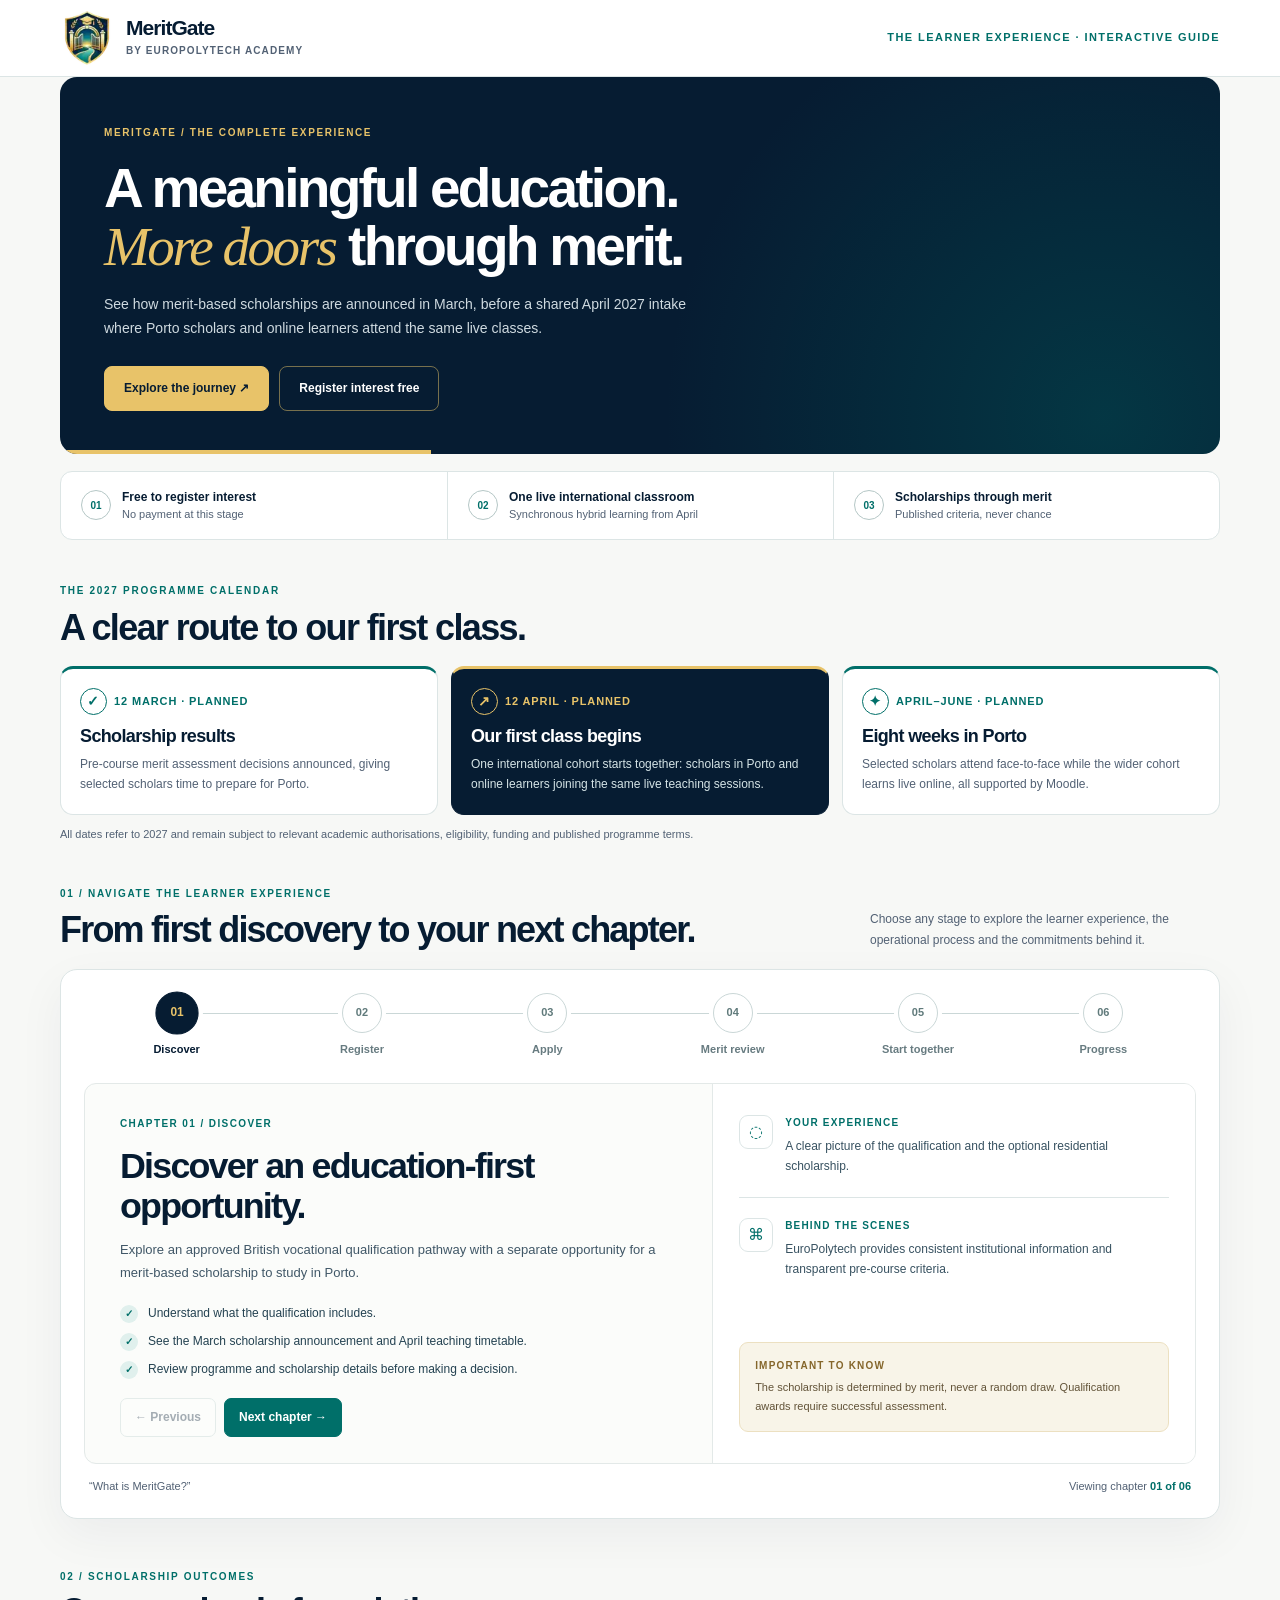
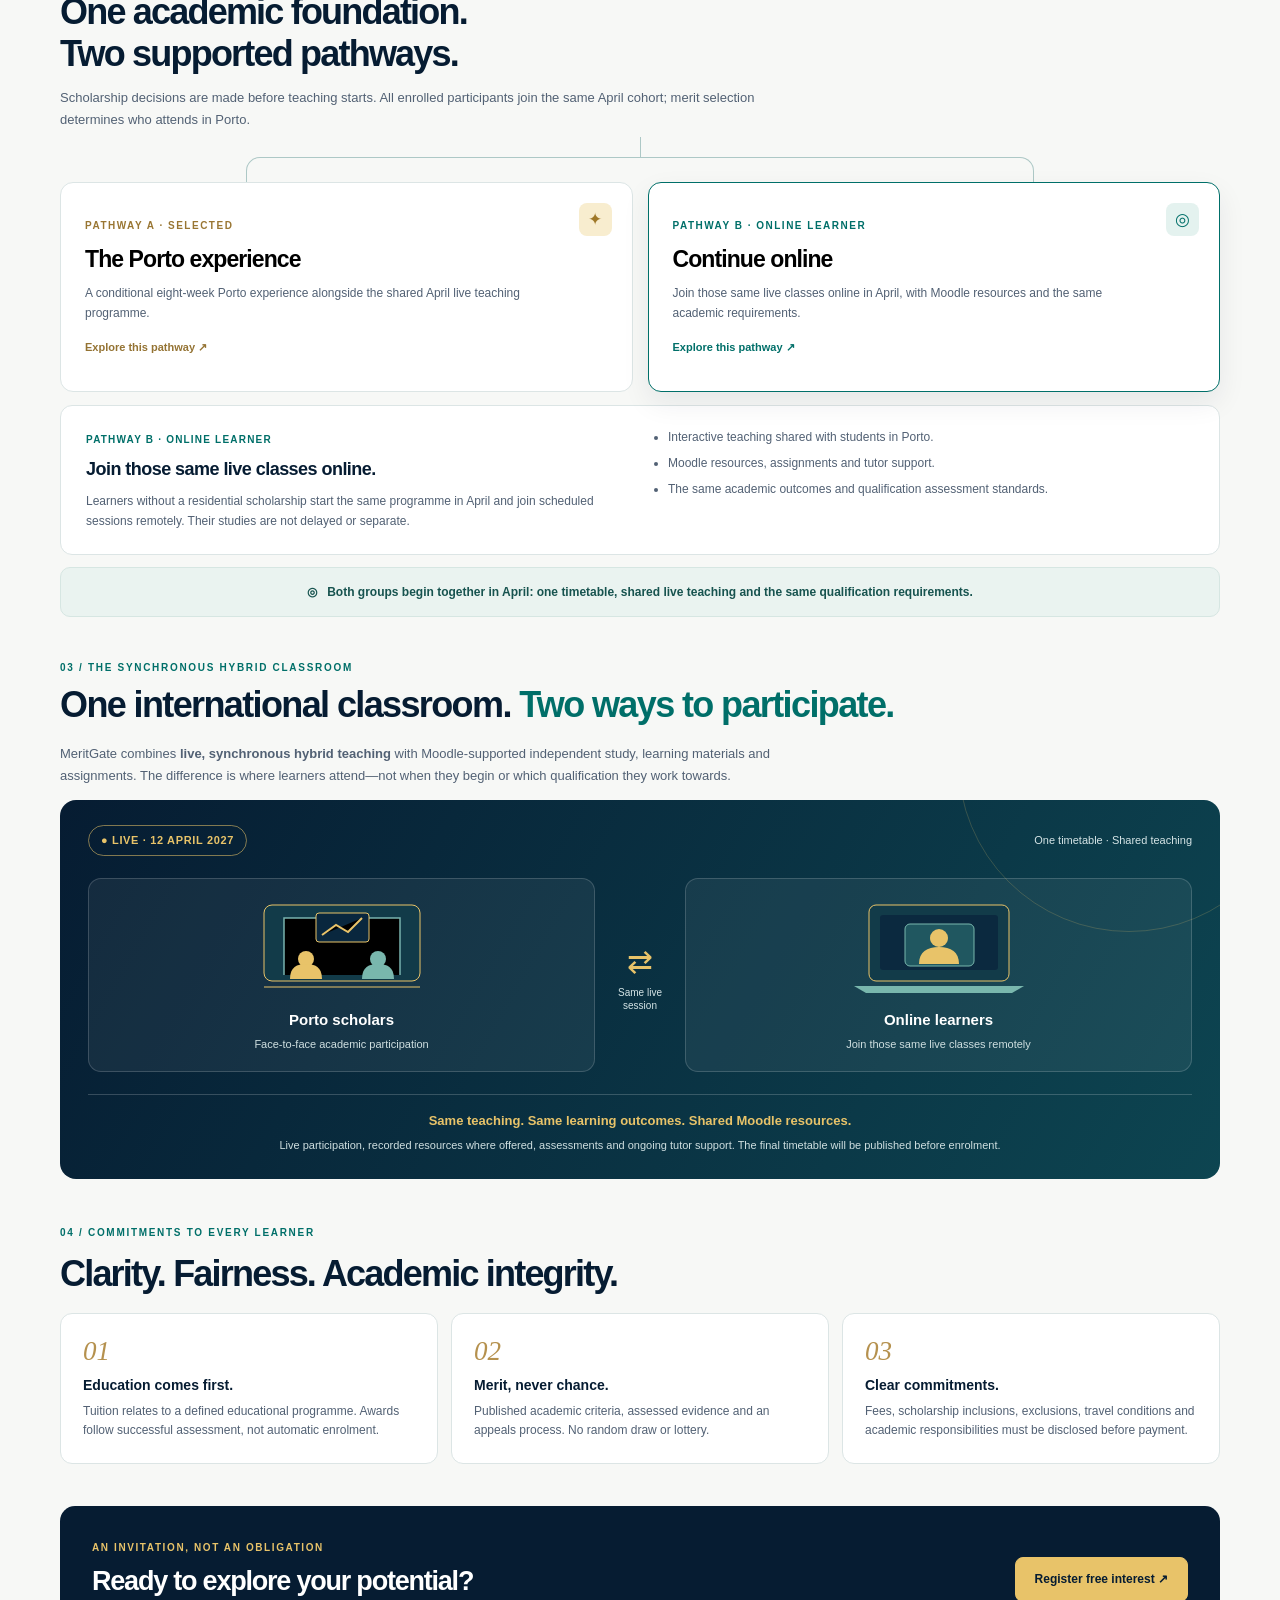
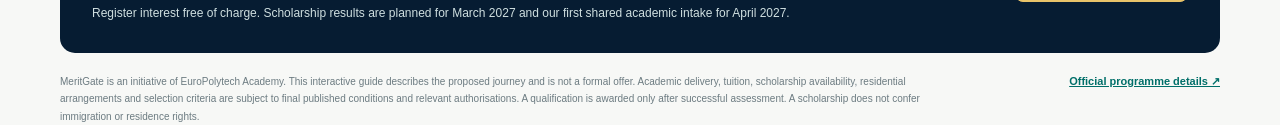
<file: meritgate-journey/index.html>
<!doctype html>
<html lang="en-GB">
<head>
<meta charset="utf-8">
<meta name="viewport" content="width=device-width,initial-scale=1">
<meta name="theme-color" content="#061C32">
<link rel="icon" href="./meritgate-logo.svg" type="image/svg+xml">
<meta name="description" content="Explore the MeritGate learner experience, from free interest registration and academic study to transparent merit-based scholarship selection and qualification completion.">
<title>MeritGate | Your Learner Journey</title>
<style>
:root{--navy:#061C32;--navy2:#123448;--teal:#006F69;--gold:#E8C369;--ivory:#FAF9F6;--slate:#526174;--line:#DCE5E5;--bg:#F7F8F6;--white:#fff;--font:Inter,'Segoe UI',Arial,sans-serif;--serif:Georgia,'Times New Roman',serif}
*{box-sizing:border-box}html{scroll-behavior:smooth}body{margin:0;background:var(--bg);font-family:var(--font);color:var(--navy);-webkit-font-smoothing:antialiased;font-size:14px;line-height:1.55}button,a{font:inherit}button:focus-visible,a:focus-visible,summary:focus-visible{outline:3px solid #28A399;outline-offset:4px}a{color:inherit}button{cursor:pointer}.layout{max-width:1216px;padding:0 28px;margin:0 auto}.skip{position:absolute;left:-999px}.skip:focus{left:10px;top:10px;background:#fff;z-index:50;padding:10px}
header{background:#fff;border-bottom:1px solid var(--line)}.masthead{display:flex;justify-content:space-between;align-items:center;min-height:76px;gap:20px}.wordmark{display:flex;align-items:center;gap:12px;text-decoration:none}.mark{width:54px;height:54px;object-fit:contain;display:block;flex:0 0 54px}.wm-title{font-size:21px;font-weight:800;letter-spacing:-.045em;line-height:1}.wm-sub{font-size:10px;letter-spacing:.11em;color:var(--slate);font-weight:700;text-transform:uppercase;margin-top:5px}.mast-tag{font-size:11px;color:var(--teal);font-weight:800;letter-spacing:.13em;text-transform:uppercase}
main{padding-top:24px;padding-bottom:26px}.hero{border-radius:17px;background:radial-gradient(circle at 90% 90%,rgba(0,111,105,.32),transparent 40%),var(--navy);color:#fff;display:grid;grid-template-columns:1fr;min-height:310px;overflow:hidden;position:relative}.hero:after{content:"";position:absolute;bottom:0;left:0;width:32%;height:4px;background:var(--gold)}.hero-copy{padding:44px 44px 43px;position:relative;z-index:2;max-width:1000px}.eyebrow{color:var(--gold);text-transform:uppercase;letter-spacing:.16em;font-weight:800;font-size:10px}.hero h1{font-size:clamp(34px,4.3vw,59px);line-height:1.06;letter-spacing:-.05em;margin:16px 0 17px;max-width:750px;font-weight:770}.hero h1 em{font-family:var(--serif);font-weight:400;color:var(--gold);letter-spacing:-.045em}.hero p{color:#CFDAE0;font-size:14px;max-width:620px;line-height:1.7;margin:0 0 25px}.hero-buttons{display:flex;flex-wrap:wrap;gap:10px}.button{display:inline-flex;align-items:center;justify-content:center;text-align:center;gap:8px;font-weight:800;font-size:12px;text-decoration:none;border-radius:8px;padding:12px 19px;min-height:44px;transition:transform .2s,background .2s;cursor:pointer}.button:hover{transform:translateY(-2px)}.button-primary{background:var(--gold);border:1px solid var(--gold);color:var(--navy)}.button-primary:hover{background:#F1D68B}.button-outline{background:transparent;border:1px solid rgba(232,195,105,.5);color:#fff}.button-outline:hover{background:rgba(255,255,255,.07)}.arch{position:relative;display:flex;align-items:center;justify-content:center;background:radial-gradient(circle at center,rgba(0,111,105,.22),transparent 68%);min-height:310px}.arch img{width:min(77%,235px);height:auto;object-fit:contain;filter:drop-shadow(0 12px 24px rgba(0,0,0,.26))}.arch-label{position:absolute;bottom:20px;font-size:10px;color:#AFC9CF;letter-spacing:.15em;text-transform:uppercase}
.facts{background:#fff;border:1px solid var(--line);border-radius:12px;display:grid;grid-template-columns:repeat(3,1fr);margin:17px 0 43px}.fact{padding:16px 20px;display:flex;align-items:center;gap:11px}.fact+.fact{border-left:1px solid var(--line)}.fact-n{display:grid;place-items:center;flex:0 0 30px;width:30px;height:30px;border:1px solid #B5C7C6;border-radius:50%;color:var(--teal);font-size:10px;font-weight:800}.fact strong{display:block;font-size:12px}.fact small{display:block;color:var(--slate);font-size:11px}
.section-head{display:flex;align-items:end;justify-content:space-between;gap:20px;margin-bottom:19px}.section-eyebrow{font-size:10px;letter-spacing:.17em;color:var(--teal);font-weight:850;text-transform:uppercase}.section-head h2,.split-intro h2{font-size:clamp(24px,3vw,36px);line-height:1.15;letter-spacing:-.05em;margin:7px 0 0}.section-head p{max-width:350px;margin:0;color:var(--slate);font-size:12px;line-height:1.7}
.explorer{border:1px solid var(--line);background:#fff;border-radius:17px;padding:23px;box-shadow:0 16px 48px rgba(6,28,50,.05)}.stages{position:relative;display:grid;grid-template-columns:repeat(6,1fr);margin-bottom:17px}.stages:before{content:"";position:absolute;height:1px;background:#CAD7D7;top:20px;left:8%;right:8%}.stage{background:transparent;border:0;color:#677B80;text-align:center;position:relative;display:flex;flex-direction:column;align-items:center;gap:8px;padding:0 5px 8px;min-width:0;cursor:pointer;font-size:11px;font-weight:800}.stage-dot{height:40px;width:40px;border-radius:50%;border:1px solid #CAD7D7;display:grid;place-items:center;background:#fff;box-shadow:0 0 0 4px #fff;color:#607A7B;font-size:11px;transition:background .2s,color .2s,border-color .2s,transform .2s}.stage[aria-selected="true"] .stage-dot{background:var(--navy);border-color:var(--navy);color:var(--gold);transform:scale(1.08)}.stage[aria-selected="true"]{color:var(--navy)}.stage.done .stage-dot{background:var(--teal);border-color:var(--teal);color:#fff}
.chapter{display:grid;grid-template-columns:minmax(0,1.13fr) minmax(260px,.87fr);min-height:352px;border:1px solid #E3E9E8;border-radius:12px;overflow:hidden;background:#FBFCFA}.chapter-main{padding:32px 35px 26px;display:flex;flex-direction:column}.chapter-kicker{font-size:10px;letter-spacing:.14em;color:var(--teal);font-weight:850;text-transform:uppercase}.chapter-main h3{font-size:clamp(25px,2.8vw,37px);line-height:1.14;letter-spacing:-.05em;margin:14px 0 12px}.chapter-main>p{color:#405767;font-size:13px;line-height:1.73;margin:0}.checkpoints{padding:0;margin:20px 0 19px;list-style:none;display:grid;gap:9px}.checkpoints li{display:flex;align-items:flex-start;gap:10px;color:#244251;font-size:12px;line-height:1.56}.checkpoints li:before{content:"✓";display:grid;place-items:center;background:#E0F0ED;color:var(--teal);border-radius:50%;width:18px;height:18px;flex:0 0 18px;font-size:10px;font-weight:850;margin-top:1px}.chapter-nav{margin-top:auto;display:flex;gap:8px;align-items:center}.stepbtn{border:1px solid #BBD0CD;color:var(--navy);background:#fff;border-radius:7px;padding:9px 14px;font-size:12px;font-weight:800;cursor:pointer}.stepbtn:hover:not(:disabled){background:#E6F1EF}.stepbtn.next{background:var(--teal);border-color:var(--teal);color:#fff}.stepbtn.next:hover{background:#005651}.stepbtn:disabled{opacity:.35;cursor:not-allowed}.chapter-side{border-left:1px solid #E3E9E8;background:#fff;padding:31px 26px;display:flex;flex-direction:column;gap:21px}.context{display:flex;gap:12px}.context-icon{flex:0 0 34px;width:34px;height:34px;border:1px solid var(--line);border-radius:9px;color:var(--teal);font-size:16px;display:grid;place-items:center}.context label{display:block;font-size:10px;color:var(--teal);text-transform:uppercase;letter-spacing:.12em;font-weight:850;margin-bottom:5px}.context p{color:#385261;font-size:12px;line-height:1.7;margin:0}.context+.context{border-top:1px solid var(--line);padding-top:20px}.assurance{margin-top:auto;background:#F8F4E8;border:1px solid #ECE0C1;padding:15px;border-radius:9px}.assurance strong{display:block;color:#85662B;font-size:10px;text-transform:uppercase;letter-spacing:.12em;margin-bottom:5px}.assurance p{font-size:11px;color:#625338;line-height:1.7;margin:0}.meta{display:flex;justify-content:space-between;gap:12px;padding:14px 5px 0;font-size:11px;color:var(--slate)}.meta strong{color:var(--teal)}
.split{margin:50px 0 0}.split-intro{max-width:740px}.split-intro p{color:var(--slate);font-size:13px;line-height:1.7;margin:13px 0 0}.fork{height:45px;width:68%;margin:6px auto 0;position:relative}.fork:before{content:"";position:absolute;left:50%;top:0;height:20px;border-left:1px solid #ADC8C6}.fork:after{content:"";position:absolute;left:0;right:0;top:20px;height:25px;border-left:1px solid #ADC8C6;border-right:1px solid #ADC8C6;border-top:1px solid #ADC8C6;border-radius:14px 14px 0 0}
.routes{display:grid;grid-template-columns:1fr 1fr;gap:15px}.route{position:relative;min-height:210px;padding:24px;border:1px solid var(--line);background:#fff;border-radius:13px;text-align:left;cursor:pointer;transition:transform .2s,border-color .2s,box-shadow .2s}.route:hover{transform:translateY(-3px)}.route[aria-pressed=true]{border-color:var(--teal);box-shadow:0 11px 28px rgba(6,28,50,.075)}.route.scholar[aria-pressed=true]{border-color:#C5A252}.route-kicker{display:block;font-size:10px;letter-spacing:.15em;text-transform:uppercase;color:var(--teal);font-weight:850}.scholar .route-kicker{color:#997633}.route h3{font-size:23px;letter-spacing:-.04em;line-height:1.15;margin:12px 0}.route p{font-size:12px;line-height:1.66;color:var(--slate);margin:0;max-width:440px}.route-more{display:block;color:var(--teal);font-weight:850;font-size:11px;margin-top:15px}.scholar .route-more{color:#947333}.route-symbol{position:absolute;right:20px;top:20px;width:33px;height:33px;border-radius:8px;display:grid;place-items:center;background:#E4F2EF;color:var(--teal);font-size:17px}.scholar .route-symbol{background:#F8EDCF;color:#9F7828}.route-info{display:grid;grid-template-columns:1fr 1fr;gap:20px;background:#fff;border:1px solid var(--line);padding:22px 25px;border-radius:12px;margin-top:13px;min-height:137px}.route-info small{color:var(--teal);font-weight:850;letter-spacing:.12em;font-size:10px;text-transform:uppercase}.route-info h4{font-size:18px;letter-spacing:-.03em;margin:6px 0 8px}.route-info p,.route-info li{font-size:12px;color:var(--slate);line-height:1.65}.route-info p{margin:0}.route-info ul{margin:0;padding-left:18px}.route-info li+li{margin-top:6px}.converge{margin-top:12px;display:flex;align-items:center;justify-content:center;gap:10px;border:1px solid #D6E6E2;background:#EAF3F0;padding:15px;border-radius:10px;color:#17534F;font-size:12px;font-weight:800;text-align:center}
.principles{margin:46px 0 0}.principle-grid{display:grid;grid-template-columns:repeat(3,1fr);gap:13px;margin-top:19px}.principle{background:#fff;border:1px solid var(--line);border-radius:12px;padding:22px;min-height:145px}.principle b{font:italic 27px var(--serif);color:#B5914E;font-weight:400}.principle h3{font-size:14px;margin:8px 0 5px}.principle p{font-size:12px;color:var(--slate);line-height:1.65;margin:0}.closing{margin-top:42px;background:var(--navy);color:#fff;border-radius:15px;padding:30px 32px;display:flex;justify-content:space-between;align-items:center;gap:20px}.closing h2{letter-spacing:-.045em;font-size:27px;line-height:1.2;margin:7px 0}.closing p{font-size:12px;color:#CFDFE0;margin:0}.closing .button{flex-shrink:0}.footer{padding-top:20px;display:flex;gap:20px;align-items:start;justify-content:space-between}.footer p{font-size:10px;line-height:1.75;color:#6C7B81;margin:0;max-width:880px}.footer a{font-size:11px;font-weight:800;color:var(--teal);white-space:nowrap}
@media(max-width:880px){.hero-copy{padding:32px}.chapter-main{padding:26px}.chapter-side{padding:24px 20px}.fact{padding:14px}.arch{min-height:275px}}
@media(max-width:700px){.layout{padding:0 14px}.masthead{min-height:68px}.mast-tag{display:none}main{padding-top:13px}.hero{display:block}.hero-copy{padding:32px 23px}.hero h1{font-size:clamp(34px,9vw,49px)}.arch{display:none}.hero-buttons{align-items:stretch}.facts{grid-template-columns:1fr;margin:13px 0 33px}.fact+.fact{border-left:0;border-top:1px solid var(--line)}.fact{padding:11px 16px}.section-head{display:block}.section-head p{margin-top:8px;max-width:none}.explorer{padding:12px;border-radius:14px}.stages{overflow-x:auto;grid-template-columns:repeat(6,82px);padding-bottom:8px;scrollbar-width:thin}.stages:before{display:none}.stage-dot{height:36px;width:36px}.stage{font-size:10px}.chapter{display:block}.chapter-main{padding:25px 20px}.chapter-main h3{font-size:28px}.chapter-side{border-left:0;border-top:1px solid var(--line);padding:22px 20px}.meta{display:block}.meta strong{display:block}.split{margin-top:35px}.fork{display:none}.routes{grid-template-columns:1fr;gap:10px}.route{min-height:0;padding:22px}.route-info{grid-template-columns:1fr;gap:11px;padding:18px}.principle-grid{grid-template-columns:1fr;gap:9px}.principle{min-height:0;padding:17px}.closing{display:block;padding:25px 21px}.closing .button{margin-top:18px;width:100%}.footer{display:block}.footer a{display:block;margin-top:12px}}
@media(max-width:370px){.hero-buttons .button{width:100%}.chapter-main{padding:21px 16px}.chapter-side{padding:20px 16px}}
@media(prefers-reduced-motion:reduce){html{scroll-behavior:auto}*,*:before,*:after{animation-duration:.01ms!important;transition-duration:.01ms!important}}
.embedded header{display:none}.embedded main{padding-top:0;padding-bottom:5px}.embedded .footer{display:none}.embedded .layout{max-width:1216px}
/* Programme milestones: visually accessible and fully responsive */
.mg2027{margin:0 0 43px}.mg2027 h2,.mgclass h2{font-size:clamp(25px,3vw,36px);letter-spacing:-.045em;line-height:1.2;margin:7px 0 17px}
.mg-milestones{display:grid;grid-template-columns:repeat(3,minmax(0,1fr));gap:13px}
.mg-milestone{border-radius:13px;background:#fff;border:1px solid var(--line);border-top:3px solid var(--teal);padding:19px;min-width:0}
.mg-milestone.featured{background:var(--navy);border-color:var(--navy);border-top-color:var(--gold);color:white}
.mg-date{font-size:11px;font-weight:850;color:var(--teal);letter-spacing:.08em;text-transform:uppercase;display:flex;align-items:center;gap:7px}
.mg-milestone.featured .mg-date{color:var(--gold)}
.mg-icon{border-radius:50%;width:27px;height:27px;border:1px solid currentColor;display:grid;place-items:center;font-size:14px;flex-shrink:0}
.mg-milestone h3{font-size:18px;margin:11px 0 8px;line-height:1.2;letter-spacing:-.035em}
.mg-milestone p{font-size:12px;color:var(--slate);line-height:1.65;margin:0}.mg-milestone.featured p{color:#D5E4E6}
.mg-smallprint{margin:11px 0 0;color:var(--slate);font-size:11px}
.mgclass{margin:43px 0 0}.mgclass>p{color:var(--slate);font-size:13px;max-width:780px;line-height:1.7}
.mg-illustration{border-radius:16px;background:linear-gradient(120deg,#061C32,#0D4551);padding:25px 28px;position:relative;overflow:hidden;color:#fff}
.mg-illustration:after{content:"";position:absolute;top:-210px;right:-80px;border-radius:50%;width:340px;height:340px;border:1px solid rgba(232,195,105,.2);pointer-events:none}
.mg-live{display:flex;justify-content:space-between;gap:12px;align-items:center;color:#D5E4E6;font-size:11px}
.mg-live strong{color:var(--gold);border:1px solid rgba(232,195,105,.55);padding:6px 12px;border-radius:20px;font-size:11px;letter-spacing:.06em}
.mg-pair{display:grid;grid-template-columns:minmax(0,1fr) 66px minmax(0,1fr);gap:12px;align-items:center;margin:22px 0}
.mg-mode{border:1px solid rgba(255,255,255,.17);background:rgba(255,255,255,.06);border-radius:13px;padding:18px 12px;text-align:center;min-width:0}
.mg-mode svg{display:block;width:min(100%,180px);height:100px;margin:0 auto 11px}
.mg-mode strong{display:block;font-size:15px}.mg-mode p{font-size:11px;line-height:1.55;color:#CFDFE0;margin:5px auto 0;max-width:260px}
.mg-link{text-align:center;color:var(--gold);font-size:31px}.mg-link small{display:block;color:#D5E4E6;font-size:10px;line-height:1.35}
.mg-common{text-align:center;border-top:1px solid rgba(255,255,255,.19);padding:15px 0 0}
.mg-common strong{font-size:13px;color:var(--gold)}.mg-common p{font-size:11px;color:#CFDFE0;margin:5px 0 0}
@media(max-width:700px){.mg-milestones{grid-template-columns:1fr;gap:9px}.mg-milestone{padding:16px}.mgclass{margin-top:32px}.mg-illustration{padding:15px 12px}.mg-pair{grid-template-columns:1fr;gap:8px;margin:14px 0}.mg-mode{padding:12px}.mg-mode svg{height:77px}.mg-link{font-size:23px}.mg-live{font-size:10px}.mg-mode strong{font-size:14px}}
</style>
</head>
<body>
<a href="#chapters" class="skip">Skip to the journey</a>
<header><div class="layout masthead"><a href="https://www.europolytech.academy/meritgate" target="_blank" rel="noopener noreferrer" class="wordmark" aria-label="MeritGate by EuroPolytech Academy"><img class="mark" src="./meritgate-logo.svg" width="54" height="54" alt="" decoding="async"><span><span class="wm-title" style="display:block">MeritGate</span><span class="wm-sub" style="display:block">By EuroPolytech Academy</span></span></a><span class="mast-tag">The learner experience · Interactive guide</span></div></header>
<main class="layout">
<section class="hero"><div class="hero-copy"><span class="eyebrow">MeritGate / The complete experience</span><h1>A meaningful education.<br><em>More doors</em> through merit.</h1><p>See how merit-based scholarships are announced in March, before a shared April 2027 intake where Porto scholars and online learners attend the same live classes.</p><div class="hero-buttons"><a class="button button-primary" href="#chapters">Explore the journey ↗</a><a class="button button-outline" href="https://forms.europolytech.academy/EuroPolytech/form/MeritGateRegisterInterest/formperma/xgfq8o-lTHXMMDfrGwgv1NJzzJcaIvkWSnB210uYNP4" target="_blank" rel="noopener noreferrer">Register interest free</a></div></div></section>
<div class="facts"><div class="fact"><span class="fact-n">01</span><span><strong>Free to register interest</strong><small>No payment at this stage</small></span></div><div class="fact"><span class="fact-n">02</span><span><strong>One live international classroom</strong><small>Synchronous hybrid learning from April</small></span></div><div class="fact"><span class="fact-n">03</span><span><strong>Scholarships through merit</strong><small>Published criteria, never chance</small></span></div></div>

<section class="mg2027" aria-labelledby="mgMilestoneHeading">
  <div class="section-eyebrow">The 2027 programme calendar</div><h2 id="mgMilestoneHeading">A clear route to our first class.</h2>
  <div class="mg-milestones">
    <article class="mg-milestone"><div class="mg-date"><span class="mg-icon" aria-hidden="true">✓</span>12 March · Planned</div><h3>Scholarship results</h3><p>Pre-course merit assessment decisions announced, giving selected scholars time to prepare for Porto.</p></article>
    <article class="mg-milestone featured"><div class="mg-date"><span class="mg-icon" aria-hidden="true">↗</span>12 April · Planned</div><h3>Our first class begins</h3><p>One international cohort starts together: scholars in Porto and online learners joining the same live teaching sessions.</p></article>
    <article class="mg-milestone"><div class="mg-date"><span class="mg-icon" aria-hidden="true">✦</span>April–June · Planned</div><h3>Eight weeks in Porto</h3><p>Selected scholars attend face-to-face while the wider cohort learns live online, all supported by Moodle.</p></article>
  </div><p class="mg-smallprint">All dates refer to 2027 and remain subject to relevant academic authorisations, eligibility, funding and published programme terms.</p>
</section>
<section id="chapters" aria-labelledby="chaptersTitle"><div class="section-head"><div><div class="section-eyebrow">01 / Navigate the learner experience</div><h2 id="chaptersTitle">From first discovery to your next chapter.</h2></div><p>Choose any stage to explore the learner experience, the operational process and the commitments behind it.</p></div>
<div class="explorer"><div class="stages" role="tablist" aria-label="Journey chapters" id="stages">
<button type="button" class="stage" role="tab" data-i="0" aria-selected="true" aria-controls="chapter" id="tab0"><span class="stage-dot">01</span><span>Discover</span></button>
<button type="button" class="stage" role="tab" data-i="1" aria-selected="false" aria-controls="chapter" id="tab1"><span class="stage-dot">02</span><span>Register</span></button>
<button type="button" class="stage" role="tab" data-i="2" aria-selected="false" aria-controls="chapter" id="tab2"><span class="stage-dot">03</span><span>Apply</span></button>
<button type="button" class="stage" role="tab" data-i="3" aria-selected="false" aria-controls="chapter" id="tab3"><span class="stage-dot">04</span><span>Merit review</span></button>
<button type="button" class="stage" role="tab" data-i="4" aria-selected="false" aria-controls="chapter" id="tab4"><span class="stage-dot">05</span><span>Start together</span></button>
<button type="button" class="stage" role="tab" data-i="5" aria-selected="false" aria-controls="chapter" id="tab5"><span class="stage-dot">06</span><span>Progress</span></button>
</div>
<div class="chapter" id="chapter" role="tabpanel" tabindex="0" aria-labelledby="tab0"><div class="chapter-main"><span class="chapter-kicker" id="chapterKicker">Chapter 01 / Discover</span><h3 id="chapterTitle">From curiosity to clarity.</h3><p id="chapterText">The programme becomes visible through an advert, creator recommendation, an information session or organic search. The learner can explore the academic proposition before committing.</p><ul class="checkpoints" id="checkpoints"></ul><div class="chapter-nav"><button id="prev" type="button" class="stepbtn">← Previous</button><button id="next" type="button" class="stepbtn next">Next chapter →</button></div></div><div class="chapter-side"><div class="context"><span class="context-icon" aria-hidden="true">◌</span><div><label>Your experience</label><p id="experience"></p></div></div><div class="context"><span class="context-icon" aria-hidden="true">⌘</span><div><label>Behind the scenes</label><p id="operations"></p></div></div><div class="assurance"><strong>Important to know</strong><p id="assurance"></p></div></div></div><div class="meta"><span id="question">“What exactly is MeritGate?”</span><span>Viewing chapter <strong id="counter">01 of 06</strong></span></div></div></section>
<section class="split" id="outcomes"><div class="split-intro"><div class="section-eyebrow">02 / Scholarship outcomes</div><h2>One academic foundation.<br>Two supported pathways.</h2><p>Scholarship decisions are made before teaching starts. All enrolled participants join the same April cohort; merit selection determines who attends in Porto.</p></div><div class="fork" aria-hidden="true"></div>
<div class="routes" role="group" aria-label="Select a scholarship outcome">
<button class="route scholar" id="scholar" type="button" aria-pressed="false"><span class="route-symbol" aria-hidden="true">✦</span><span class="route-kicker">Pathway A · Selected</span><h3>The Porto experience</h3><p>A conditional eight-week Porto experience alongside the shared April live teaching programme.</p><span class="route-more">Explore this pathway ↗</span></button>
<button class="route" id="online" type="button" aria-pressed="true"><span class="route-symbol" aria-hidden="true">◎</span><span class="route-kicker">Pathway B · Online learner</span><h3>Continue online</h3><p>Join those same live classes online in April, with Moodle resources and the same academic requirements.</p><span class="route-more">Explore this pathway ↗</span></button>
</div>
<div class="route-info" id="route-info" aria-live="polite" aria-atomic="true"><div><small id="routeKicker">Pathway B · Online learner</small><h4 id="routeTitle"></h4><p id="routeText"></p></div><ul id="routeBullets"></ul></div>
<div class="converge"><span aria-hidden="true">◎</span> Both groups begin together in April: one timetable, shared live teaching and the same qualification requirements.</div></section>

<section class="mgclass" id="live-classroom" aria-labelledby="mgClassHeading">
 <div class="section-eyebrow">03 / The synchronous hybrid classroom</div>
 <h2 id="mgClassHeading">One international classroom. <span style="color:var(--teal)">Two ways to participate.</span></h2>
 <p>MeritGate combines <strong>live, synchronous hybrid teaching</strong> with Moodle-supported independent study, learning materials and assignments. The difference is where learners attend—not when they begin or which qualification they work towards.</p>
 <div class="mg-illustration">
  <div class="mg-live"><strong>● LIVE · 12 APRIL 2027</strong><span>One timetable · Shared teaching</span></div>
  <div class="mg-pair">
   <div class="mg-mode"><svg viewBox="0 0 180 100" aria-hidden="true"><rect x="12" y="8" width="156" height="76" rx="8" fill="#123B49" stroke="#E8C369"/><path d="M32 78V21h116v57" stroke="#78B3AE" stroke-width="1.5"/><rect x="64" y="16" width="53" height="29" rx="3" fill="#09273E" stroke="#E8C369"/><path d="m70 38 14-10 12 7 14-14" stroke="#E8C369" stroke-width="2"/><circle cx="54" cy="62" r="8" fill="#E8C369"/><path d="M38 82c0-12 7-15 16-15s16 3 16 15" fill="#E8C369"/><circle cx="126" cy="62" r="8" fill="#79B7AD"/><path d="M110 82c0-12 7-15 16-15s16 3 16 15" fill="#79B7AD"/><path d="M12 90h156" stroke="#E8C369"/></svg><strong>Porto scholars</strong><p>Face-to-face academic participation</p></div>
   <div class="mg-link" aria-hidden="true">⇄<small>Same live<br>session</small></div>
   <div class="mg-mode"><svg viewBox="0 0 180 100" aria-hidden="true"><rect x="20" y="8" width="140" height="76" rx="7" fill="#123B49" stroke="#E8C369"/><rect x="31" y="18" width="118" height="55" rx="3" fill="#0B293F"/><rect x="56" y="27" width="69" height="42" rx="5" fill="#205760" stroke="#79B7AD"/><circle cx="90" cy="41" r="9" fill="#E8C369"/><path d="M70 67c0-12 8-17 20-17s20 5 20 17" fill="#E8C369"/><path d="M5 89h170l-12 7H17z" fill="#79B7AD"/></svg><strong>Online learners</strong><p>Join those same live classes remotely</p></div>
  </div>
  <div class="mg-common"><strong>Same teaching. Same learning outcomes. Shared Moodle resources.</strong><p>Live participation, recorded resources where offered, assessments and ongoing tutor support. The final timetable will be published before enrolment.</p></div>
 </div>
</section>
<section class="principles" aria-labelledby="pTitle"><div class="section-eyebrow">04 / Commitments to every learner</div><div class="section-head" style="margin-top:5px"><h2 id="pTitle">Clarity. Fairness. Academic integrity.</h2></div><div class="principle-grid"><div class="principle"><b>01</b><h3>Education comes first.</h3><p>Tuition relates to a defined educational programme. Awards follow successful assessment, not automatic enrolment.</p></div><div class="principle"><b>02</b><h3>Merit, never chance.</h3><p>Published academic criteria, assessed evidence and an appeals process. No random draw or lottery.</p></div><div class="principle"><b>03</b><h3>Clear commitments.</h3><p>Fees, scholarship inclusions, exclusions, travel conditions and academic responsibilities must be disclosed before payment.</p></div></div></section>
<section class="closing"><div><span class="eyebrow">An invitation, not an obligation</span><h2>Ready to explore your potential?</h2><p>Register interest free of charge. Scholarship results are planned for March 2027 and our first shared academic intake for April 2027.</p></div><a class="button button-primary" href="https://forms.europolytech.academy/EuroPolytech/form/MeritGateRegisterInterest/formperma/xgfq8o-lTHXMMDfrGwgv1NJzzJcaIvkWSnB210uYNP4" target="_blank" rel="noopener noreferrer">Register free interest ↗</a></section>
<footer class="footer"><p>MeritGate is an initiative of EuroPolytech Academy. This interactive guide describes the proposed journey and is not a formal offer. Academic delivery, tuition, scholarship availability, residential arrangements and selection criteria are subject to final published conditions and relevant authorisations. A qualification is awarded only after successful assessment. A scholarship does not confer immigration or residence rights.</p><a target="_blank" rel="noopener noreferrer" href="https://www.europolytech.academy/meritgate">Official programme details ↗</a></footer>
</main>
<script>
(function(){
'use strict';
if(window.location.search.indexOf('embed=1')!==-1){document.body.classList.add('embedded')}var data=[{"n":"Discover","title":"Discover an education-first opportunity.","desc":"Explore an approved British vocational qualification pathway with a separate opportunity for a merit-based scholarship to study in Porto.","items":["Understand what the qualification includes.","See the March scholarship announcement and April teaching timetable.","Review programme and scholarship details before making a decision."],"exp":"A clear picture of the qualification and the optional residential scholarship.","ops":"EuroPolytech provides consistent institutional information and transparent pre-course criteria.","note":"The scholarship is determined by merit, never a random draw. Qualification awards require successful assessment.","q":"“What is MeritGate?”"},{"n":"Register","title":"Register your free interest.","desc":"Submit a free, non-binding expression of interest to receive information about the programme and its admissions timetable.","items":["Complete the Zoho interest form.","Verify your email and receive confirmation.","Opt in to updates or follow the public WhatsApp Channel."],"exp":"An easy first step, without payment or an admissions commitment.","ops":"Zoho Forms and CRM keep interest registrations separate from formal enrolment.","note":"Free interest registration is not an academic offer or entry into scholarship selection.","q":"“Can I find out more for free?”"},{"n":"Apply","title":"Apply with all the facts.","desc":"When authorised applications open, review the approved academic pathway, formal tuition offer, eligibility, and the pre-course merit selection policy.","items":["Submit eligibility evidence and formal application materials.","Review the programme timetable, fees, refunds and scholarship conditions.","Complete any published scholarship assessment tasks before the deadline."],"exp":"A transparent academic offer, with clear participation and scholarship requirements.","ops":"Admissions checks eligibility and supporting evidence before accepting an enrolment.","note":"The €600–€800 range is indicative; the final fee and delivery arrangements require approval and publication.","q":"“What will I study and pay for?”"},{"n":"Merit review","title":"Scholarship results in March.","desc":"Scholarship decisions are assessed before classes begin, against published pre-course merit criteria rather than marks from the forthcoming programme.","items":["Complete the published merit assessment requirements.","Receive a transparent selection result: selected, reserve or not selected.","Plan next steps before the shared April teaching intake."],"exp":"A merit-based decision, with clear criteria and an established review mechanism.","ops":"An appropriately independent panel applies scoring rules, documents decisions and addresses appeals.","note":"12 March 2027 is a provisional announcement date, subject to funding and applicable authorisations.","q":"“How can merit be judged before teaching begins?”"},{"n":"Start together","title":"One cohort. One live classroom.","desc":"The planned 12 April 2027 intake begins together. Scholarship recipients attend face-to-face in Porto; online learners join the same interactive classes remotely.","items":["Complete course induction and Moodle onboarding.","Participate in the same scheduled synchronous hybrid sessions.","Access resources, assignments and learning support asynchronously on Moodle."],"exp":"Shared teaching, discussion and academic expectations regardless of location.","ops":"Tutors coordinate on-campus delivery, live remote access and learning support.","note":"Porto attendance and entry conditions depend on the relevant approvals and individual travel eligibility.","q":"“Do online learners join the same live classes?”"},{"n":"Progress","title":"Complete the qualification pathway.","desc":"After the eight-week Porto experience, scholars continue remaining approved academic work online where required. Every learner works towards the same qualification requirements.","items":["Complete academic activities and assessments.","Receive feedback and continued tutor support.","Obtain qualifications after successful assessment and quality assurance."],"exp":"An academically meaningful pathway whether or not you receive the Porto scholarship.","ops":"EuroPolytech manages marking, internal verification, award processing and progression support.","note":"Scholarships do not confer immigration or residence rights; qualifications are never guaranteed.","q":"“What happens after the Porto experience?”"}];
var routes={"scholar":{"k":"Pathway A · Porto scholar","t":"Study in Porto, in our live classroom.","d":"Selected scholars may undertake an eight-week residential academic experience from the April intake, joining the same core live classes as online participants.","points":["Scholarship benefits and exclusions explained before acceptance.","Academic and travel eligibility requirements apply.","After the residential period, remaining approved studies continue as required."]},"online":{"k":"Pathway B · Online learner","t":"Join those same live classes online.","d":"Learners without a residential scholarship start the same programme in April and join scheduled sessions remotely. Their studies are not delayed or separate.","points":["Interactive teaching shared with students in Porto.","Moodle resources, assignments and tutor support.","The same academic outcomes and qualification assessment standards."]}};
var tabs=[].slice.call(document.querySelectorAll('[data-i]'));var active=0;var activated=false;
function el(id){return document.getElementById(id)}
function list(target,items,mode){target.replaceChildren();items.forEach(function(s){var li=document.createElement('li');li.textContent=s;target.appendChild(li)})}
function choose(i,focus){active=Math.min(Math.max(i,0),data.length-1);var d=data[active];tabs.forEach(function(btn,j){btn.setAttribute('aria-selected',String(j===active));btn.classList.toggle('done',j<active);btn.tabIndex=j===active?0:-1});el('chapter').setAttribute('aria-labelledby','tab'+active);el('chapterKicker').textContent='Chapter '+String(active+1).padStart(2,'0')+' / '+d.n;el('chapterTitle').textContent=d.title;el('chapterText').textContent=d.desc;list(el('checkpoints'),d.items);el('experience').textContent=d.exp;el('operations').textContent=d.ops;el('assurance').textContent=d.note;el('question').textContent=d.q;el('counter').textContent=String(active+1).padStart(2,'0')+' of 06';el('prev').disabled=active===0;el('next').textContent=active===5?'Explore the two outcomes ↓':'Next chapter →';if(activated){tabs[active].scrollIntoView({block:'nearest',inline:'nearest',behavior:'auto'})}if(focus)tabs[active].focus({preventScroll:true});notify()}
tabs.forEach(function(b,i){b.addEventListener('click',function(){choose(i)});b.addEventListener('keydown',function(e){var j=null;if(e.key==='ArrowRight')j=(i+1)%tabs.length;else if(e.key==='ArrowLeft')j=(i+tabs.length-1)%tabs.length;else if(e.key==='Home')j=0;else if(e.key==='End')j=tabs.length-1;if(j!==null){e.preventDefault();choose(j,true)}})});
el('prev').addEventListener('click',function(){choose(active-1)});el('next').addEventListener('click',function(){if(active===5){el('outcomes').scrollIntoView({behavior:window.matchMedia('(prefers-reduced-motion: reduce)').matches?'auto':'smooth'});return}choose(active+1)});
function route(name){var d=routes[name];el('scholar').setAttribute('aria-pressed',String(name==='scholar'));el('online').setAttribute('aria-pressed',String(name==='online'));el('routeKicker').textContent=d.k;el('routeTitle').textContent=d.t;el('routeText').textContent=d.d;list(el('routeBullets'),d.points);notify()}
el('scholar').addEventListener('click',function(){route('scholar')});el('online').addEventListener('click',function(){route('online')});
var lastHeight=0;function notify(){var h=Math.ceil(document.documentElement.scrollHeight);if(h!==lastHeight){lastHeight=h;try{window.parent.postMessage({type:'MERITGATE_JOURNEY_HEIGHT',height:h},'*')}catch(e){}}}
if(window.ResizeObserver)new ResizeObserver(notify).observe(document.body);window.addEventListener('load',notify);window.addEventListener('resize',notify);
choose(0);activated=true;route('online');
})();
</script>
</body></html>
</file>
